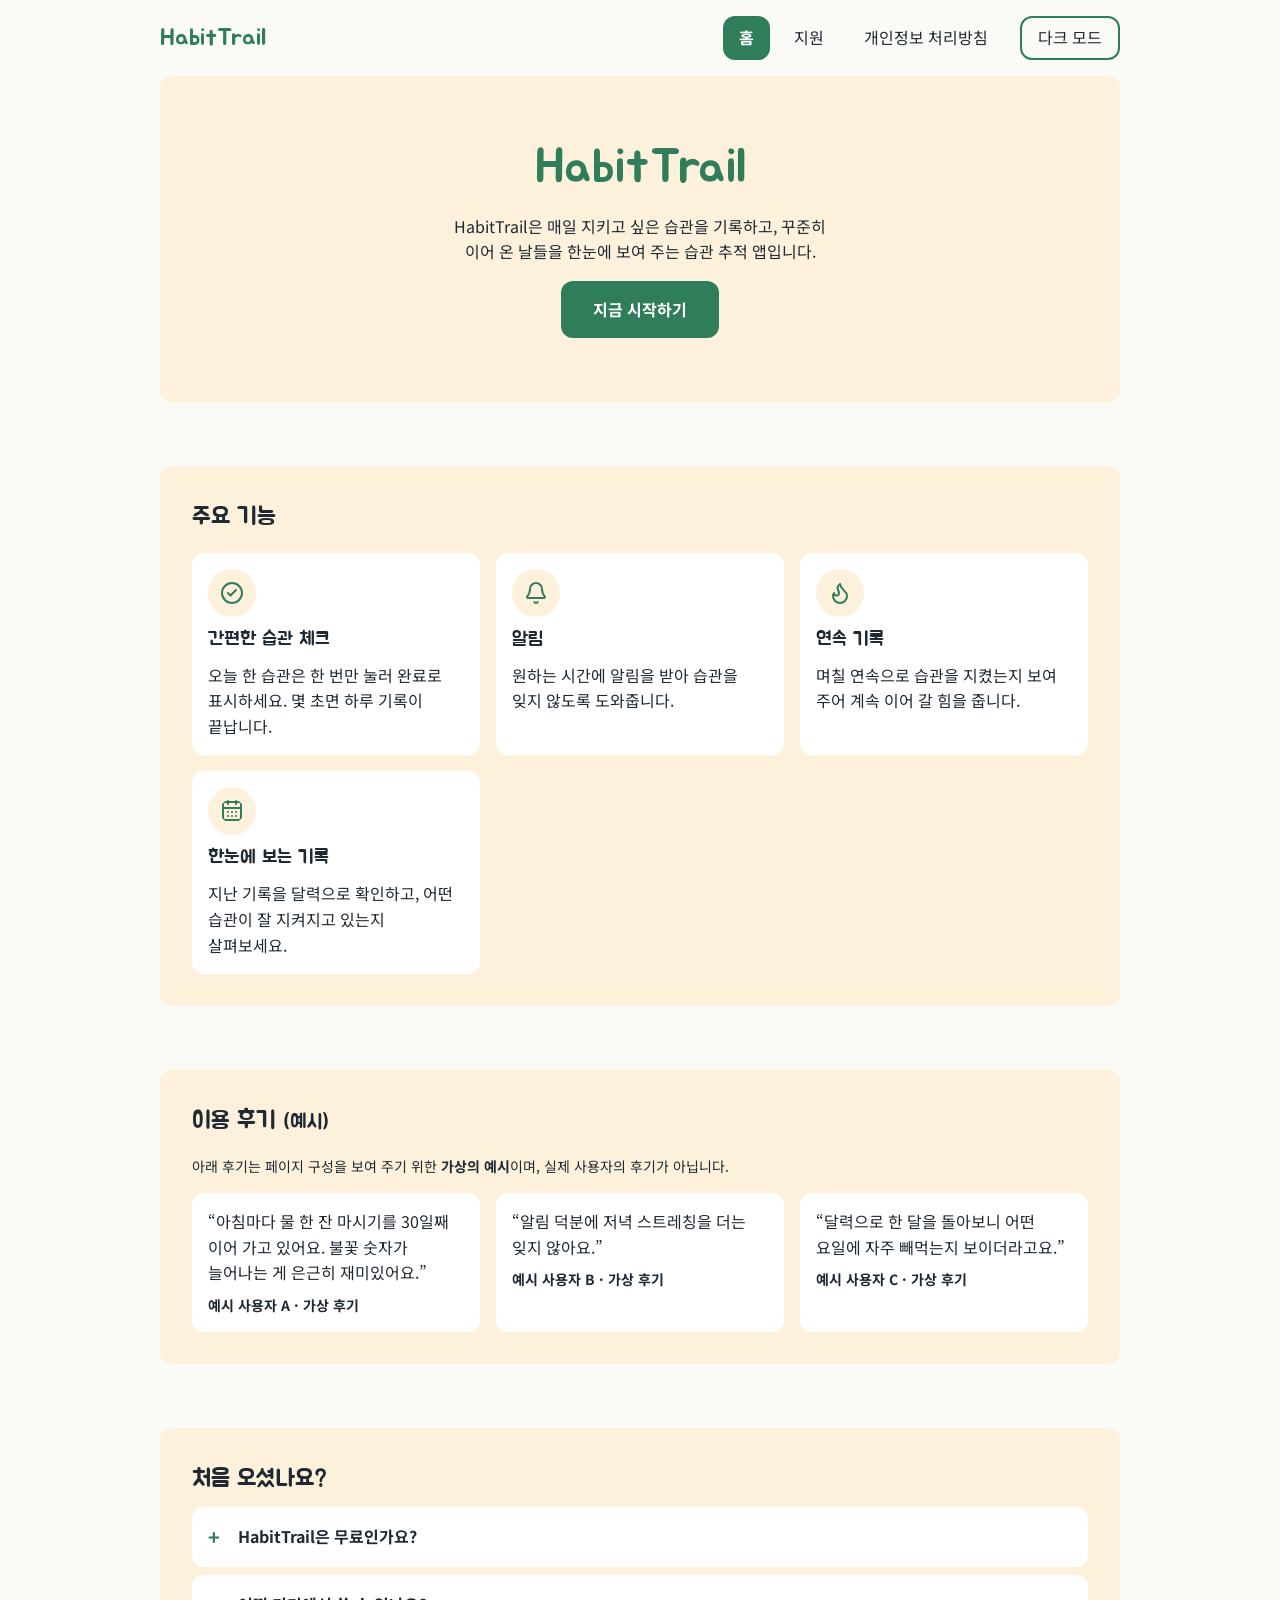
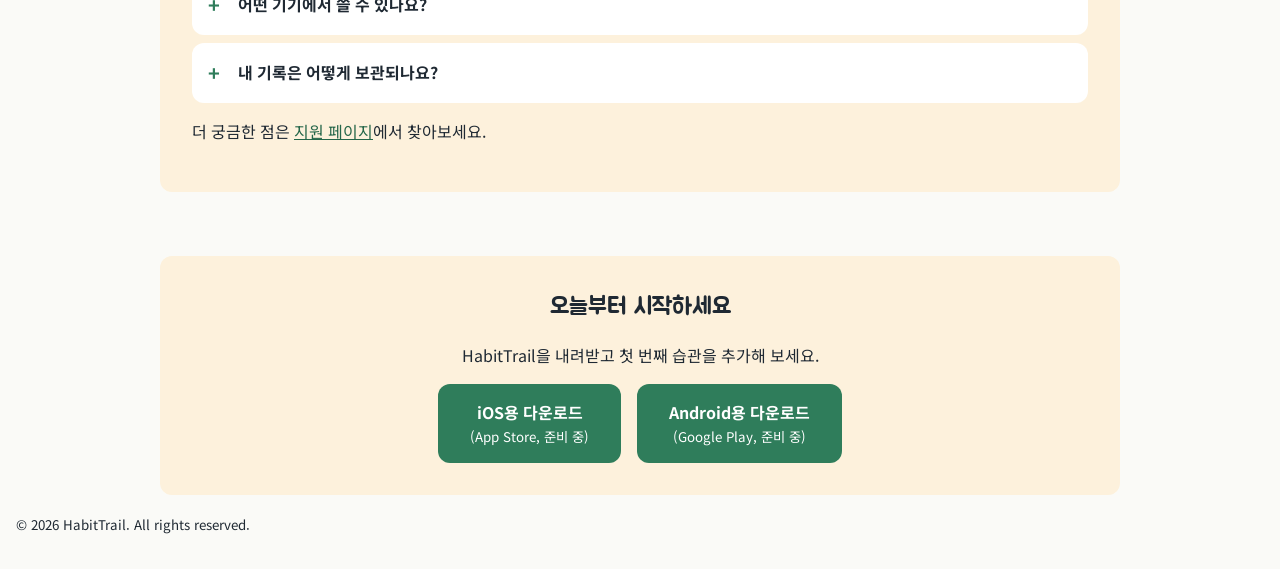
<file: index.html>
<!DOCTYPE html>
<html lang="ko">
<head>
  <meta charset="UTF-8">
  <meta name="viewport" content="width=device-width, initial-scale=1.0">
  <title>HabitTrail</title>
  <script src="js/theme.js"></script>
  <link rel="preconnect" href="https://fonts.googleapis.com">
  <link rel="preconnect" href="https://fonts.gstatic.com" crossorigin>
  <link rel="stylesheet" href="https://fonts.googleapis.com/css2?family=Jua&family=Noto+Sans+KR:wght@400;700&display=swap">
  <link rel="stylesheet" href="css/style.css">
  <script src="js/main.js" defer></script>
</head>
<body>
  <header class="site-header">
    <a class="logo" href="index.html">HabitTrail</a>
    <div class="header-actions">
      <button type="button" class="theme-toggle" aria-pressed="false">다크 모드</button>
      <button type="button" class="menu-toggle" aria-expanded="false" aria-controls="site-menu">메뉴</button>
    </div>
    <nav id="site-menu" aria-label="주요 메뉴">
      <ul>
        <li><a href="index.html" aria-current="page">홈</a></li>
        <li><a href="support.html">지원</a></li>
        <li><a href="privacy.html">개인정보 처리방침</a></li>
      </ul>
    </nav>
  </header>

  <main>
    <section class="hero" aria-labelledby="intro-heading">
      <h1 id="intro-heading">HabitTrail</h1>
      <p>HabitTrail은 매일 지키고 싶은 습관을 기록하고, 꾸준히 이어 온 날들을 한눈에 보여 주는 습관 추적 앱입니다.</p>
      <p><a class="button" href="#download">지금 시작하기</a></p>
    </section>

    <section aria-labelledby="features-heading">
      <h2 id="features-heading">주요 기능</h2>
      <ul class="features" role="list">
        <li>
          <img class="feature-icon" src="images/icons/circle-check.svg" alt="" width="24" height="24">
          <h3>간편한 습관 체크</h3>
          <p>오늘 한 습관은 한 번만 눌러 완료로 표시하세요. 몇 초면 하루 기록이 끝납니다.</p>
        </li>
        <li>
          <img class="feature-icon" src="images/icons/bell.svg" alt="" width="24" height="24">
          <h3>알림</h3>
          <p>원하는 시간에 알림을 받아 습관을 잊지 않도록 도와줍니다.</p>
        </li>
        <li>
          <img class="feature-icon" src="images/icons/flame.svg" alt="" width="24" height="24">
          <h3>연속 기록</h3>
          <p>며칠 연속으로 습관을 지켰는지 보여 주어 계속 이어 갈 힘을 줍니다.</p>
        </li>
        <li>
          <img class="feature-icon" src="images/icons/calendar-days.svg" alt="" width="24" height="24">
          <h3>한눈에 보는 기록</h3>
          <p>지난 기록을 달력으로 확인하고, 어떤 습관이 잘 지켜지고 있는지 살펴보세요.</p>
        </li>
      </ul>
    </section>

    <section aria-labelledby="testimonials-heading">
      <h2 id="testimonials-heading">이용 후기 <small>(예시)</small></h2>
      <p class="note">아래 후기는 페이지 구성을 보여 주기 위한 <strong>가상의 예시</strong>이며, 실제 사용자의 후기가 아닙니다.</p>
      <ul class="testimonials" role="list">
        <li>
          <figure>
            <blockquote>
              <p>“아침마다 물 한 잔 마시기를 30일째 이어 가고 있어요. 불꽃 숫자가 늘어나는 게 은근히 재미있어요.”</p>
            </blockquote>
            <figcaption>예시 사용자 A · 가상 후기</figcaption>
          </figure>
        </li>
        <li>
          <figure>
            <blockquote>
              <p>“알림 덕분에 저녁 스트레칭을 더는 잊지 않아요.”</p>
            </blockquote>
            <figcaption>예시 사용자 B · 가상 후기</figcaption>
          </figure>
        </li>
        <li>
          <figure>
            <blockquote>
              <p>“달력으로 한 달을 돌아보니 어떤 요일에 자주 빼먹는지 보이더라고요.”</p>
            </blockquote>
            <figcaption>예시 사용자 C · 가상 후기</figcaption>
          </figure>
        </li>
      </ul>
    </section>

    <section aria-labelledby="faq-heading">
      <h2 id="faq-heading">처음 오셨나요?</h2>

      <details class="faq-item">
        <summary>HabitTrail은 무료인가요?</summary>
        <p>네. 습관 기록, 알림, 연속 기록, 달력 보기 등 기본 기능을 모두 무료로 쓸 수 있습니다.</p>
      </details>

      <details class="faq-item">
        <summary>어떤 기기에서 쓸 수 있나요?</summary>
        <p>iPhone(iOS)과 Android 휴대폰에서 쓸 수 있습니다. 아래 다운로드 버튼에서 내 휴대폰에 맞는 앱을 받으세요.</p>
      </details>

      <details class="faq-item">
        <summary>내 기록은 어떻게 보관되나요?</summary>
        <p>계정에 안전하게 저장되어 휴대폰을 바꿔도 이어서 볼 수 있습니다. 자세한 내용은 <a href="privacy.html">개인정보 처리방침</a>에서 확인하세요.</p>
      </details>

      <p>더 궁금한 점은 <a href="support.html">지원 페이지</a>에서 찾아보세요.</p>
    </section>

    <section id="download" class="download" aria-labelledby="download-heading">
      <h2 id="download-heading">오늘부터 시작하세요</h2>
      <p>HabitTrail을 내려받고 첫 번째 습관을 추가해 보세요.</p>
      <!-- 임시 링크: 실제 스토어 주소가 생기면 href를 바꿔 주세요 -->
      <ul class="store-links" role="list">
        <li><a class="button" href="#download">iOS용 다운로드 <small>(App Store, 준비 중)</small></a></li>
        <li><a class="button" href="#download">Android용 다운로드 <small>(Google Play, 준비 중)</small></a></li>
      </ul>
    </section>
  </main>

  <footer>
    <p><small>&copy; 2026 HabitTrail. All rights reserved.</small></p>
  </footer>
</body>
</html>
</file>
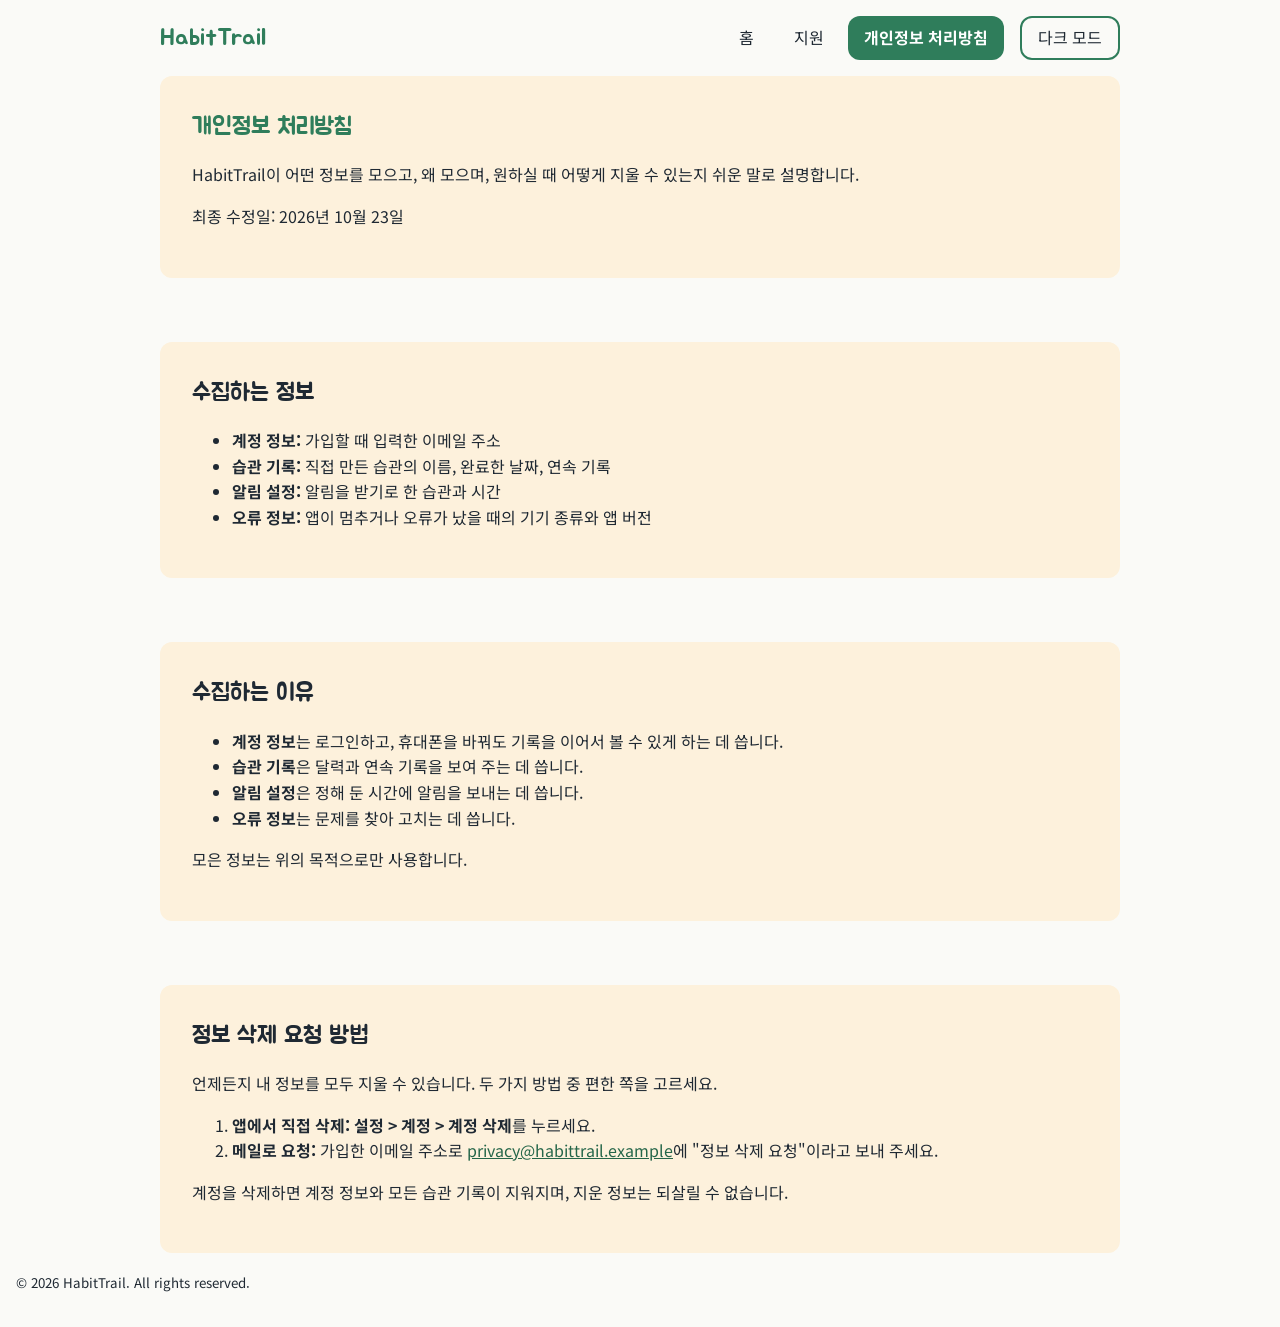
<file: privacy.html>
<!DOCTYPE html>
<html lang="ko">
<head>
  <meta charset="UTF-8">
  <meta name="viewport" content="width=device-width, initial-scale=1.0">
  <title>개인정보 처리방침 | HabitTrail</title>
  <script src="js/theme.js"></script>
  <link rel="preconnect" href="https://fonts.googleapis.com">
  <link rel="preconnect" href="https://fonts.gstatic.com" crossorigin>
  <link rel="stylesheet" href="https://fonts.googleapis.com/css2?family=Jua&family=Noto+Sans+KR:wght@400;700&display=swap">
  <link rel="stylesheet" href="css/style.css">
  <script src="js/main.js" defer></script>
</head>
<body>
  <header class="site-header">
    <a class="logo" href="index.html">HabitTrail</a>
    <div class="header-actions">
      <button type="button" class="theme-toggle" aria-pressed="false">다크 모드</button>
      <button type="button" class="menu-toggle" aria-expanded="false" aria-controls="site-menu">메뉴</button>
    </div>
    <nav id="site-menu" aria-label="주요 메뉴">
      <ul>
        <li><a href="index.html">홈</a></li>
        <li><a href="support.html">지원</a></li>
        <li><a href="privacy.html" aria-current="page">개인정보 처리방침</a></li>
      </ul>
    </nav>
  </header>

  <main>
    <section aria-labelledby="intro-heading">
      <h1 id="intro-heading">개인정보 처리방침</h1>
      <p>HabitTrail이 어떤 정보를 모으고, 왜 모으며, 원하실 때 어떻게 지울 수 있는지 쉬운 말로 설명합니다.</p>
      <p>최종 수정일: <time datetime="2026-10-23">2026년 10월 23일</time></p>
    </section>

    <section aria-labelledby="collect-heading">
      <h2 id="collect-heading">수집하는 정보</h2>
      <ul>
        <li><strong>계정 정보:</strong> 가입할 때 입력한 이메일 주소</li>
        <li><strong>습관 기록:</strong> 직접 만든 습관의 이름, 완료한 날짜, 연속 기록</li>
        <li><strong>알림 설정:</strong> 알림을 받기로 한 습관과 시간</li>
        <li><strong>오류 정보:</strong> 앱이 멈추거나 오류가 났을 때의 기기 종류와 앱 버전</li>
      </ul>
    </section>

    <section aria-labelledby="why-heading">
      <h2 id="why-heading">수집하는 이유</h2>
      <ul>
        <li><strong>계정 정보</strong>는 로그인하고, 휴대폰을 바꿔도 기록을 이어서 볼 수 있게 하는 데 씁니다.</li>
        <li><strong>습관 기록</strong>은 달력과 연속 기록을 보여 주는 데 씁니다.</li>
        <li><strong>알림 설정</strong>은 정해 둔 시간에 알림을 보내는 데 씁니다.</li>
        <li><strong>오류 정보</strong>는 문제를 찾아 고치는 데 씁니다.</li>
      </ul>
      <p>모은 정보는 위의 목적으로만 사용합니다.</p>
    </section>

    <section aria-labelledby="delete-heading">
      <h2 id="delete-heading">정보 삭제 요청 방법</h2>
      <p>언제든지 내 정보를 모두 지울 수 있습니다. 두 가지 방법 중 편한 쪽을 고르세요.</p>
      <ol>
        <li><strong>앱에서 직접 삭제:</strong> <strong>설정 &gt; 계정 &gt; 계정 삭제</strong>를 누르세요.</li>
        <li><strong>메일로 요청:</strong> 가입한 이메일 주소로 <a href="mailto:privacy@habittrail.example">privacy@habittrail.example</a>에 "정보 삭제 요청"이라고 보내 주세요.</li>
      </ol>
      <p>계정을 삭제하면 계정 정보와 모든 습관 기록이 지워지며, 지운 정보는 되살릴 수 없습니다.</p>
    </section>
  </main>

  <footer>
    <p><small>&copy; 2026 HabitTrail. All rights reserved.</small></p>
  </footer>
</body>
</html>
</file>
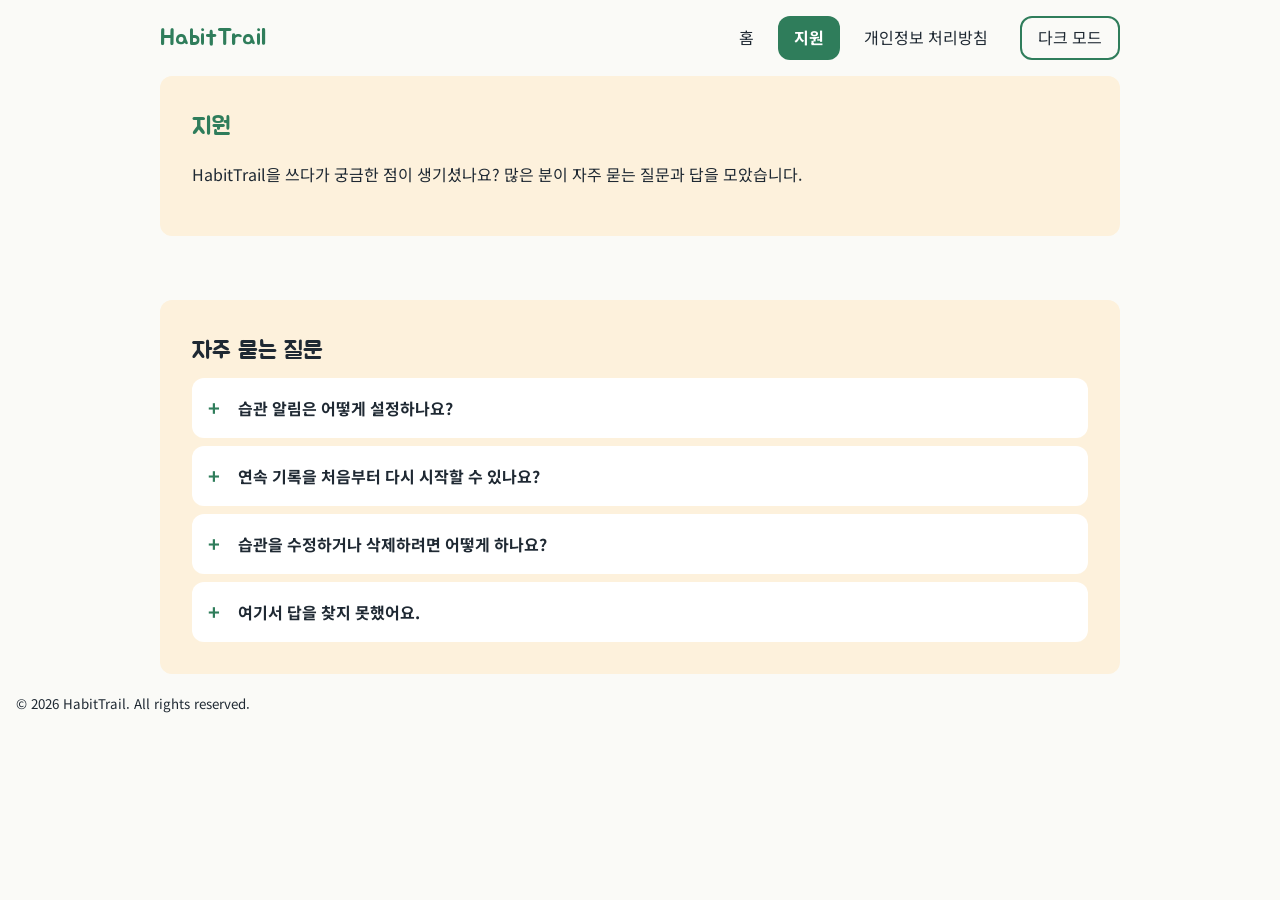
<file: support.html>
<!DOCTYPE html>
<html lang="ko">
<head>
  <meta charset="UTF-8">
  <meta name="viewport" content="width=device-width, initial-scale=1.0">
  <title>지원 | HabitTrail</title>
  <script src="js/theme.js"></script>
  <link rel="preconnect" href="https://fonts.googleapis.com">
  <link rel="preconnect" href="https://fonts.gstatic.com" crossorigin>
  <link rel="stylesheet" href="https://fonts.googleapis.com/css2?family=Jua&family=Noto+Sans+KR:wght@400;700&display=swap">
  <link rel="stylesheet" href="css/style.css">
  <script src="js/main.js" defer></script>
</head>
<body>
  <header class="site-header">
    <a class="logo" href="index.html">HabitTrail</a>
    <div class="header-actions">
      <button type="button" class="theme-toggle" aria-pressed="false">다크 모드</button>
      <button type="button" class="menu-toggle" aria-expanded="false" aria-controls="site-menu">메뉴</button>
    </div>
    <nav id="site-menu" aria-label="주요 메뉴">
      <ul>
        <li><a href="index.html">홈</a></li>
        <li><a href="support.html" aria-current="page">지원</a></li>
        <li><a href="privacy.html">개인정보 처리방침</a></li>
      </ul>
    </nav>
  </header>

  <main>
    <section aria-labelledby="intro-heading">
      <h1 id="intro-heading">지원</h1>
      <p>HabitTrail을 쓰다가 궁금한 점이 생기셨나요? 많은 분이 자주 묻는 질문과 답을 모았습니다.</p>
    </section>

    <section aria-labelledby="faq-heading">
      <h2 id="faq-heading">자주 묻는 질문</h2>

      <details class="faq-item">
        <summary>습관 알림은 어떻게 설정하나요?</summary>
        <p>알림을 받고 싶은 습관을 누른 뒤 <strong>알림</strong>을 켜고 원하는 시간을 고르세요. 알림이 오지 않는다면 휴대폰 설정에서 HabitTrail의 알림이 허용되어 있는지 확인해 주세요.</p>
      </details>

      <details class="faq-item">
        <summary>연속 기록을 처음부터 다시 시작할 수 있나요?</summary>
        <p>네. 습관을 누른 뒤 <strong>연속 기록 초기화</strong>를 선택하면 0일부터 다시 시작합니다. 초기화해도 지난 기록은 달력에 그대로 남아 있습니다.</p>
      </details>

      <details class="faq-item">
        <summary>습관을 수정하거나 삭제하려면 어떻게 하나요?</summary>
        <p>습관을 길게 누르면 이름과 알림 시간을 바꾸거나 습관을 삭제할 수 있습니다. 삭제한 습관의 기록은 되살릴 수 없으니 주의해 주세요.</p>
      </details>

      <details class="faq-item">
        <summary>여기서 답을 찾지 못했어요.</summary>
        <p><a href="mailto:support@habittrail.example">support@habittrail.example</a>로 메일을 보내 주세요. 사용 중인 휴대폰 기종과 겪고 있는 문제를 함께 적어 주시면 더 빨리 도와드릴 수 있습니다.</p>
      </details>
    </section>
  </main>

  <footer>
    <p><small>&copy; 2026 HabitTrail. All rights reserved.</small></p>
  </footer>
</body>
</html>
</file>
<file: css/style.css>
/* HabitTrail design system */
:root {
  color-scheme: light;
  --color-primary: #2F7D5B;
  --color-primary-dark: #256649;
  --color-secondary: #F2A93B;
  --color-secondary-light: #FDF1DC;
  --color-text: #1F2933;
  --color-background: #FAFAF7;
  --color-surface: #FFFFFF;
  --color-heading: #2F7D5B;
  --color-link: #256649;
  --color-focus: #2F7D5B;
  --color-icon-bg: #FDF1DC;
  --font-heading: "Jua", sans-serif;
  --font-body: "Noto Sans KR", sans-serif;
  --space-s: 8px;
  --space-m: 16px;
  --space-l: 32px;
  --space-xl: 64px;
  --radius: 12px;
}

/* Dark theme: used when the visitor picks it, or when their device is set to
   dark and they haven't picked light. Every pair here passes WCAG AA contrast. */
@media (prefers-color-scheme: dark) {
  :root:not([data-theme="light"]) {
    color-scheme: dark;
    --color-text: #E6E8EB;
    --color-background: #14191F;
    --color-secondary-light: #262119;
    --color-surface: #1D232A;
    --color-heading: #7DD3A8;
    --color-link: #7DD3A8;
    --color-focus: #7DD3A8;
  }
}

:root[data-theme="dark"] {
  color-scheme: dark;
  --color-text: #E6E8EB;
  --color-background: #14191F;
  --color-secondary-light: #262119;
  --color-surface: #1D232A;
  --color-heading: #7DD3A8;
  --color-link: #7DD3A8;
  --color-focus: #7DD3A8;
}

body {
  margin: 0;
  padding: var(--space-m);
  font-family: var(--font-body);
  line-height: 1.6;
  color: var(--color-text);
  background: var(--color-background);
  /* Break Korean lines between words, not in the middle of one */
  word-break: keep-all;
  overflow-wrap: break-word;
}

a {
  color: var(--color-link);
}

h1,
h2,
h3 {
  font-family: var(--font-heading);
  font-weight: 400;
  margin: 0 0 var(--space-s);
}

h1 {
  color: var(--color-heading);
}

main {
  max-width: 960px;
  margin: 0 auto;
}

/* Site header. Wide screens: logo, menu, theme button in one row.
   Narrow screens: logo and buttons on top, menu opens below via the menu button. */
.site-header {
  display: flex;
  flex-wrap: wrap;
  align-items: center;
  gap: var(--space-s) var(--space-m);
  max-width: 960px;
  margin: 0 auto var(--space-m);
}

.logo {
  margin-right: auto;
  font-family: var(--font-heading);
  font-size: 1.5rem;
  color: var(--color-heading);
  text-decoration: none;
}

.header-actions {
  display: flex;
  gap: var(--space-s);
}

.header-actions button {
  min-height: 44px;
  padding: 0 var(--space-m);
  border: 2px solid var(--color-heading);
  border-radius: var(--radius);
  background: transparent;
  color: var(--color-text);
  font: inherit;
  cursor: pointer;
}

.header-actions button[aria-pressed="true"],
.header-actions button[aria-expanded="true"] {
  background: var(--color-heading);
  color: var(--color-background);
  font-weight: 700;
}

/* The buttons need JavaScript, so they only appear once js/theme.js has run.
   Without it, the menu simply stays open. */
.theme-toggle,
.menu-toggle {
  display: none;
}

.js .theme-toggle {
  display: inline-flex;
  align-items: center;
}

nav {
  flex-basis: 100%;
}

nav ul {
  display: flex;
  flex-direction: column;
  gap: var(--space-s);
  margin: 0;
  padding: 0;
  list-style: none;
}

@media (max-width: 599px) {
  .js .menu-toggle {
    display: inline-flex;
    align-items: center;
  }

  .js .site-header:not(.menu-open) nav {
    display: none;
  }
}

@media (min-width: 600px) {
  nav {
    flex-basis: auto;
  }

  nav ul {
    flex-direction: row;
    flex-wrap: wrap;
  }

  .header-actions {
    order: 1;
  }
}

nav a {
  display: flex;
  align-items: center;
  min-height: 44px;
  padding: 0 var(--space-m);
  border-radius: var(--radius);
  color: var(--color-text);
  text-decoration: none;
}

nav a:hover {
  background: var(--color-secondary-light);
}

/* Active state: the page the visitor is on */
nav a[aria-current="page"] {
  background: var(--color-primary);
  color: #fff;
  font-weight: 700;
}

a:focus-visible,
button:focus-visible,
summary:focus-visible {
  outline: 3px solid var(--color-focus);
  outline-offset: 2px;
}

/* Sections: pale amber panels with the same gap between each one.
   Narrow screens get tighter spacing; wider screens get more room. */
main > section {
  padding: var(--space-m);
  border-radius: var(--radius);
  background: var(--color-secondary-light);
}

main > section + section {
  margin-top: var(--space-l);
}

/* Hero: title, description, and button stacked and centered */
.hero {
  display: flex;
  flex-direction: column;
  align-items: center;
  gap: var(--space-m);
  text-align: center;
}

main > .hero {
  padding-block: var(--space-l);
}

.hero > * {
  margin: 0;
}

.hero h1 {
  font-size: clamp(2rem, 1.5rem + 2.5vw, 3rem);
  line-height: 1.2;
}

.hero p {
  max-width: 36em;
  text-wrap: balance;
}

/* Card grids (features, testimonials): 1 column (narrow), 2 (medium), 3 (wide) */
.features,
.testimonials {
  display: grid;
  grid-template-columns: 1fr;
  gap: var(--space-m);
  margin: var(--space-m) 0 0;
  padding: 0;
  list-style: none;
}

@media (min-width: 600px) {
  main > section {
    padding: var(--space-l);
  }

  main > section + section {
    margin-top: var(--space-xl);
  }

  main > .hero {
    padding-block: var(--space-xl);
  }

  .features,
  .testimonials {
    grid-template-columns: repeat(2, 1fr);
  }
}

@media (min-width: 900px) {
  .features,
  .testimonials {
    grid-template-columns: repeat(3, 1fr);
  }
}

.features li,
.testimonials li {
  padding: var(--space-m);
  border-radius: var(--radius);
  background: var(--color-surface);
}

.features p {
  margin: 0;
}

/* Images scale down to fit their container on any screen */
img {
  max-width: 100%;
  height: auto;
}

/* Feature icons (Lucide, ISC license: see images/icons/LICENSE.txt).
   Sized in rem so they grow with the visitor's text size setting. */
.feature-icon {
  display: block;
  box-sizing: content-box;
  width: 1.5rem;
  height: 1.5rem;
  padding: 0.75rem;
  margin-bottom: var(--space-s);
  border-radius: 50%;
  /* Stays light in dark mode so the green icon strokes remain visible */
  background: var(--color-icon-bg);
}

/* Small print, e.g. the "these are examples" notice */
.note {
  font-size: 0.875rem;
}

/* Testimonials */
.testimonials figure,
.testimonials blockquote {
  margin: 0;
}

.testimonials blockquote p {
  margin: 0 0 var(--space-s);
}

.testimonials figcaption {
  font-size: 0.875rem;
  font-weight: 700;
}

/* Download panel: centered text with the two store buttons side by side */
.download {
  text-align: center;
}

.store-links {
  display: flex;
  flex-wrap: wrap;
  justify-content: center;
  gap: var(--space-m);
  margin: var(--space-m) 0 0;
  padding: 0;
  list-style: none;
}

.store-links small {
  display: block;
  font-weight: 400;
}

/* Call-to-action button */
.button {
  display: inline-block;
  padding: var(--space-m) var(--space-l);
  border-radius: var(--radius);
  background: var(--color-primary);
  color: #fff;
  font-weight: 700;
  text-decoration: none;
}

.button:hover {
  background: var(--color-primary-dark);
}

/* FAQ: each question opens and closes its answer (closed by default) */
.faq-item {
  margin-top: var(--space-s);
  border-radius: var(--radius);
  background: var(--color-surface);
}

.faq-item summary {
  display: flex;
  align-items: center;
  min-height: 44px;
  padding: var(--space-s) var(--space-m);
  border-radius: var(--radius);
  font-weight: 700;
  list-style: none;
  cursor: pointer;
}

.faq-item summary::before {
  content: "+";
  flex: none;
  width: 1.5em;
  color: var(--color-heading);
  font-size: 1.25rem;
}

.faq-item[open] summary::before {
  content: "−";
}

.faq-item summary::-webkit-details-marker {
  display: none;
}

.faq-item p {
  margin: 0;
  padding: 0 var(--space-m) var(--space-m) calc(var(--space-m) + 1.875rem);
}

.faq-item + p {
  margin-top: var(--space-m);
}
</file>
